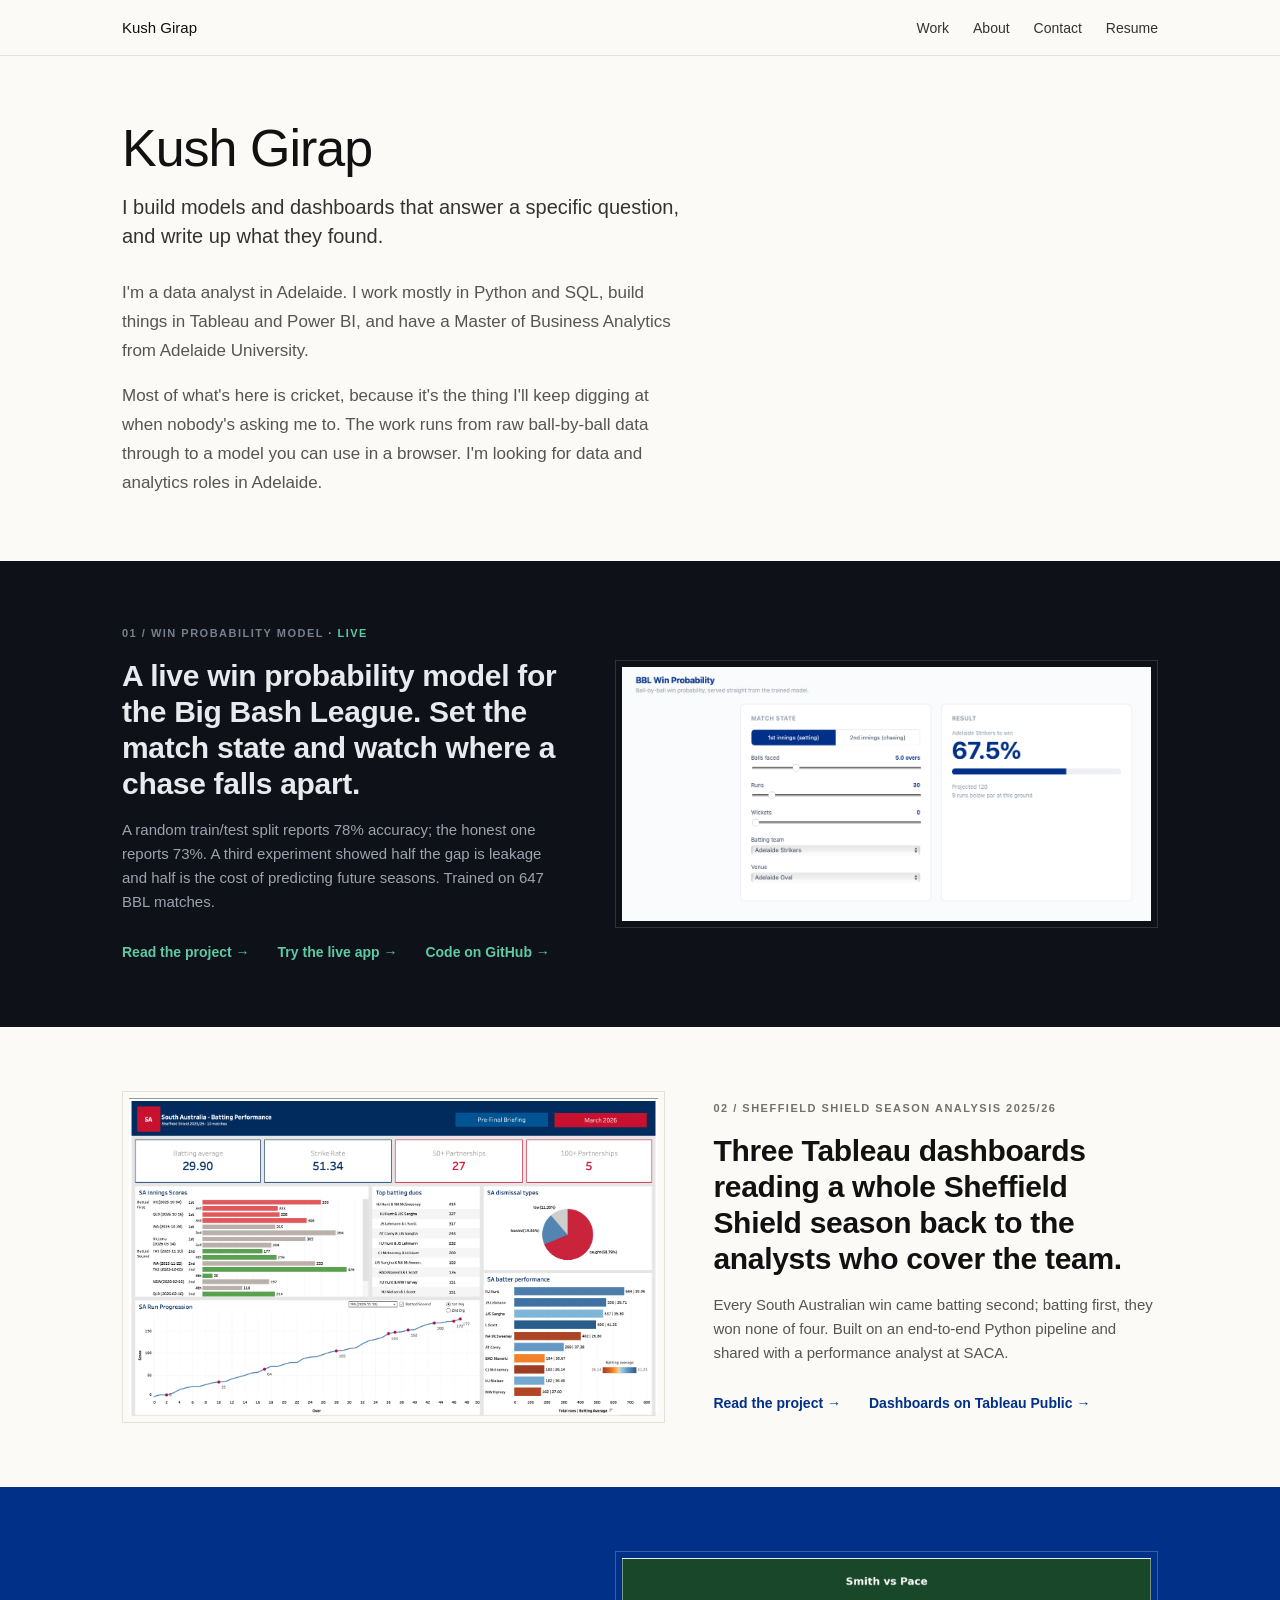
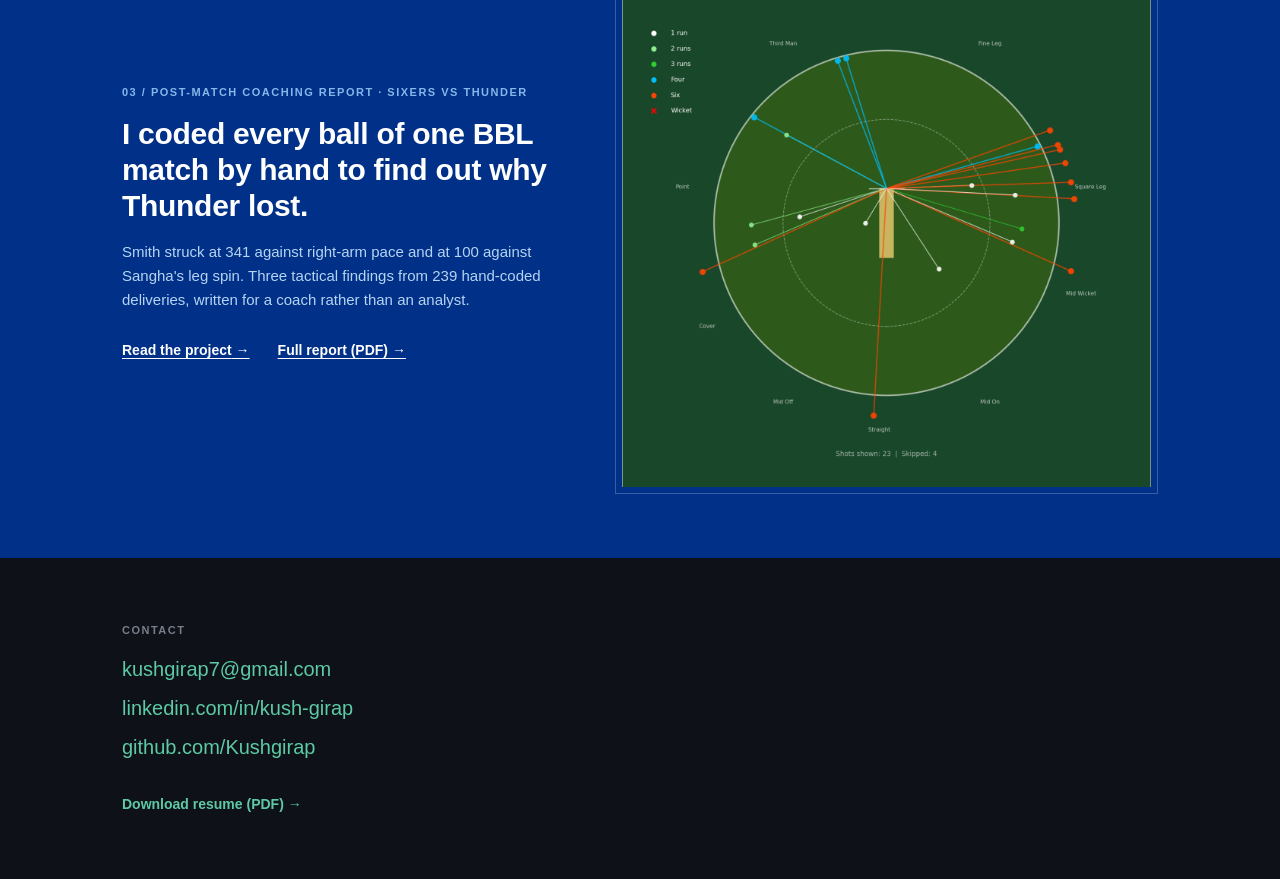
<file: index.html>
<!doctype html>
<html lang="en">
<head>
  <meta charset="utf-8">
  <meta name="viewport" content="width=device-width, initial-scale=1">
  <title>Kush Girap · Data &amp; Analytics</title>
  <meta name="description" content="Kush Girap, data analyst in Adelaide. Master of Business Analytics (Adelaide University). Data and analytics portfolio.">
  <meta property="og:type" content="website">
  <meta property="og:site_name" content="Kush Girap">
  <meta property="og:url" content="https://kushgirap.github.io/">
  <meta property="og:title" content="Kush Girap · Data &amp; Analytics">
  <meta property="og:description" content="Kush Girap, data analyst in Adelaide. Master of Business Analytics (Adelaide University). Data and analytics portfolio.">
  <meta property="og:image" content="https://kushgirap.github.io/og-image.png">
  <meta property="og:image:width" content="1200">
  <meta property="og:image:height" content="630">
  <meta property="og:image:alt" content="Kush Girap, data analyst, Adelaide">
  <meta name="twitter:card" content="summary_large_image">
  <meta name="twitter:title" content="Kush Girap · Data &amp; Analytics">
  <meta name="twitter:description" content="Kush Girap, data analyst in Adelaide. Master of Business Analytics (Adelaide University). Data and analytics portfolio.">
  <meta name="twitter:image" content="https://kushgirap.github.io/og-image.png">
  <meta name="twitter:image:alt" content="Kush Girap, data analyst, Adelaide">
  <link rel="stylesheet" href="css/style.css">
</head>
<body id="top">

<nav class="site-nav" aria-label="Main">
  <div class="container">
    <a class="nav-name" href="#top">Kush Girap</a>
    <ul class="nav-links">
      <li class="nav-section"><a href="#work">Work</a></li>
      <li class="nav-section"><a href="#about">About</a></li>
      <li class="nav-section"><a href="#contact">Contact</a></li>
      <li><a href="resume.pdf" target="_blank" rel="noopener">Resume</a></li>
    </ul>
  </div>
</nav>

<main>

  <section class="band band-cream intro" id="about">
    <div class="container">
      <h1 class="name">Kush Girap</h1>
      <p class="position">I build models and dashboards that answer a specific question, and write up what they found.</p>
      <div class="bio">
        <p>
          I'm a data analyst in Adelaide. I work mostly in Python and SQL, build things in
          Tableau and Power BI, and have a Master of Business Analytics from Adelaide
          University.
        </p>
        <p>
          Most of what's here is cricket, because it's the thing I'll keep digging at when
          nobody's asking me to. The work runs from raw ball-by-ball data through to a model
          you can use in a browser. I'm looking for data and analytics roles in Adelaide.
        </p>
      </div>
    </div>
  </section>

  <div id="work">

  <section class="band band-dark" aria-labelledby="p1">
    <div class="container project">
      <div class="project-text">
        <p class="label">01 / Win probability model<span class="live"> · Live</span></p>
        <h2 class="headline" id="p1">A live win probability model for the Big Bash League. Set the match state and watch where a chase falls apart.</h2>
        <p class="support">
          A random train/test split reports 78% accuracy; the honest one reports 73%. A
          third experiment showed half the gap is leakage and half is the cost of
          predicting future seasons. Trained on 647 BBL matches.
        </p>
        <div class="text-links">
          <a class="text-link" href="projects/bbl-win-probability/">Read the project</a>
          <a class="text-link" href="https://bbl-win-probability.onrender.com">Try the live app</a>
          <a class="text-link" href="https://github.com/Kushgirap/bbl-win-probability">Code on GitHub</a>
        </div>
      </div>
      <figure class="shot">
        <img src="images/bbl-win-probability.png" width="2476" height="1190"
             alt="BBL win probability app showing match state sliders and a 67.5% win probability for Adelaide Strikers">
      </figure>
    </div>
  </section>

  <section class="band band-cream" aria-labelledby="p2">
    <div class="container project project-reverse">
      <div class="project-text">
        <p class="label">02 / Sheffield Shield season analysis 2025/26</p>
        <h2 class="headline" id="p2">Three Tableau dashboards reading a whole Sheffield Shield season back to the analysts who cover the team.</h2>
        <p class="support">
          Every South Australian win came batting second; batting first, they won none of
          four. Built on an end-to-end Python pipeline and shared with a performance
          analyst at SACA.
        </p>
        <div class="text-links">
          <a class="text-link" href="projects/sheffield-shield-2025-26/">Read the project</a>
          <a class="text-link" href="https://public.tableau.com/app/profile/kush.girap/viz/SASheffieldShield202526-SeasonOverview/Matchresultsoverview">Dashboards on Tableau Public</a>
        </div>
      </div>
      <figure class="shot">
        <img src="images/sheffield-shield-dashboard.png" width="2940" height="1766"
             alt="Tableau dashboard of South Australia batting performance in the 2025/26 Sheffield Shield">
      </figure>
    </div>
  </section>

  <section class="band band-navy" aria-labelledby="p3">
    <div class="container project">
      <div class="project-text">
        <p class="label">03 / Post-match coaching report · Sixers vs Thunder</p>
        <h2 class="headline" id="p3">I coded every ball of one BBL match by hand to find out why Thunder lost.</h2>
        <p class="support">
          Smith struck at 341 against right-arm pace and at 100 against Sangha's leg spin.
          Three tactical findings from 239 hand-coded deliveries, written for a coach rather
          than an analyst.
        </p>
        <div class="text-links">
          <a class="text-link" href="projects/sixers-vs-thunder-coaching-report/">Read the project</a>
          <a class="text-link" href="sixers-vs-thunder-coaching-report.pdf">Full report (PDF)</a>
        </div>
      </div>
      <figure class="shot shot-narrow">
        <img src="images/sixers-thunder-wagon-wheel.png" width="1392" height="1392"
             alt="Wagon wheel chart of Steve Smith's shots against pace bowling">
      </figure>
    </div>
  </section>

  </div>

  <section class="band band-dark contact" id="contact" aria-labelledby="contact-label">
    <div class="container">
      <h2 class="label" id="contact-label">Contact</h2>
      <ul class="contact-links">
        <li><a href="mailto:kushgirap7@gmail.com">kushgirap7@gmail.com</a></li>
        <li><a href="https://www.linkedin.com/in/kush-girap-a36b3a230">linkedin.com/in/kush-girap</a></li>
        <li><a href="https://github.com/Kushgirap">github.com/Kushgirap</a></li>
      </ul>
      <div class="text-links">
        <a class="text-link" href="resume.pdf" download="Kush-Girap-Resume.pdf">Download resume (PDF)</a>
      </div>
    </div>
  </section>

</main>

</body>
</html>
</file>
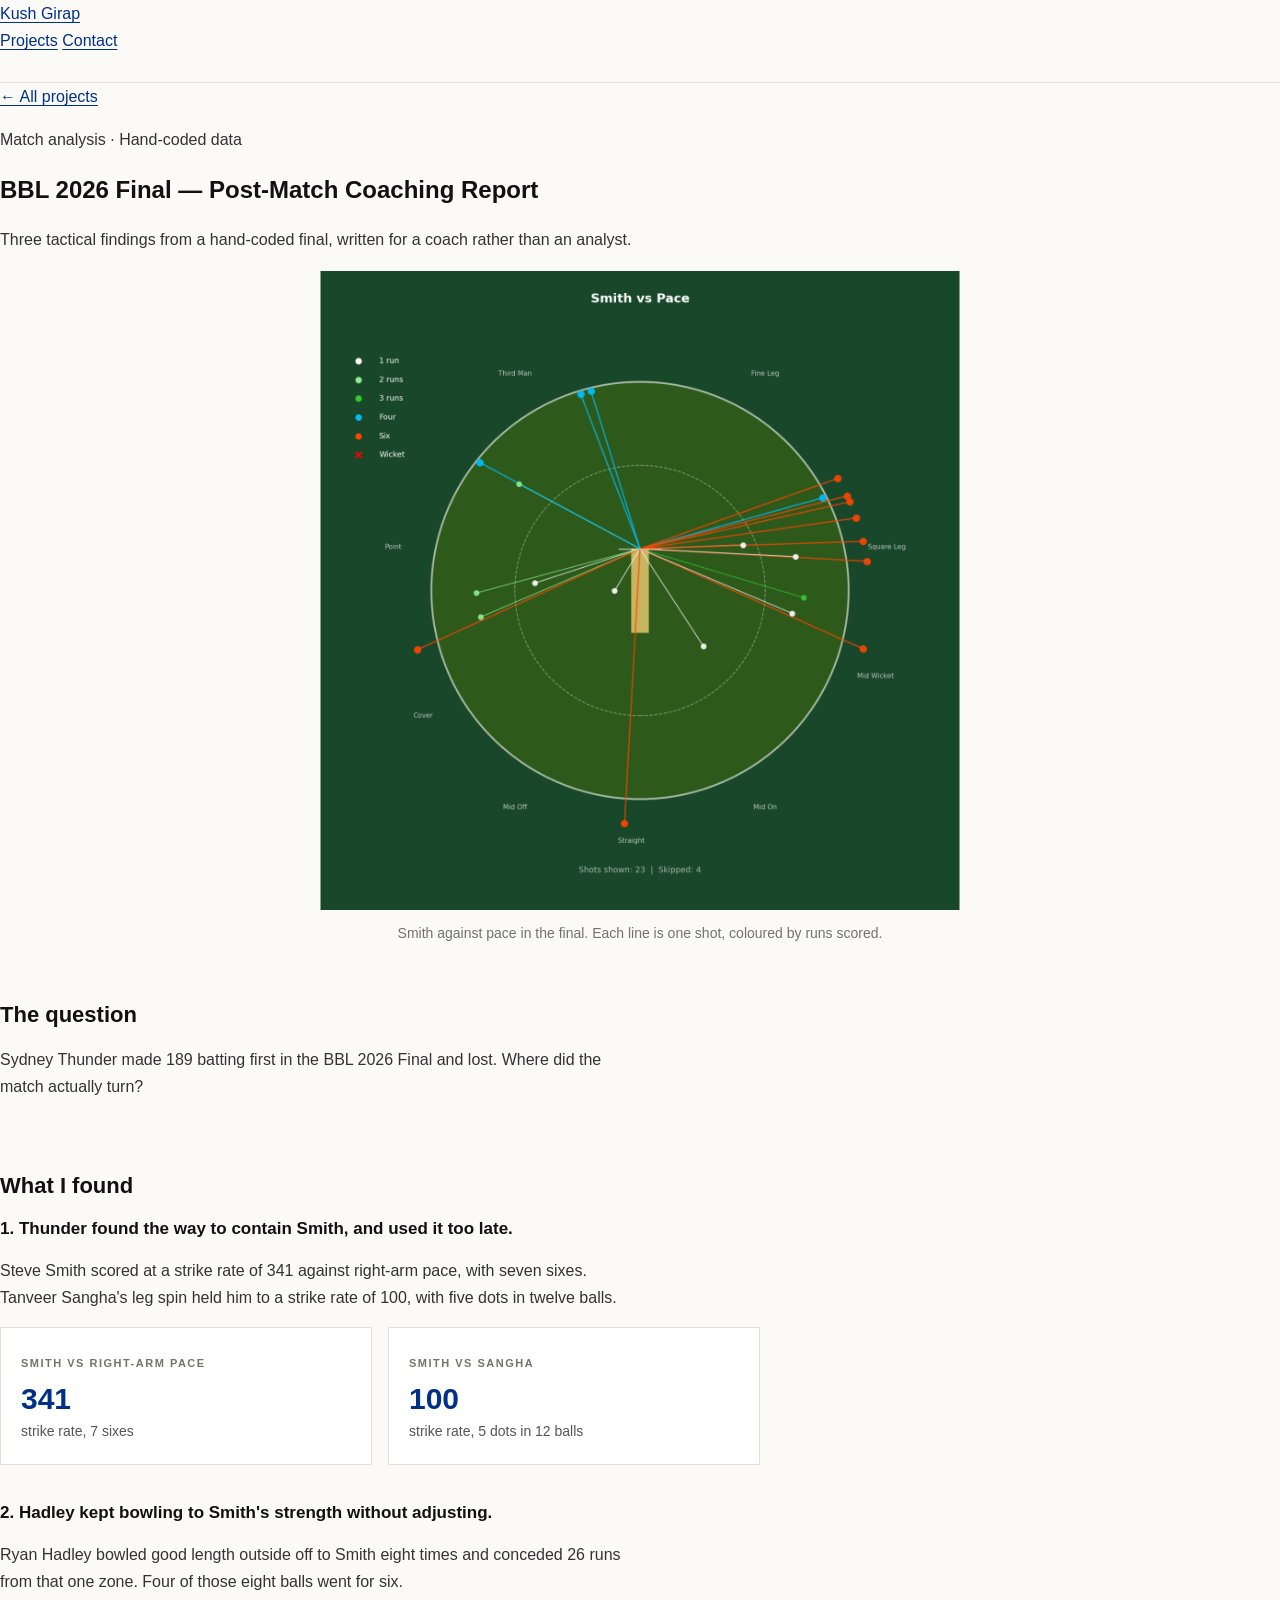
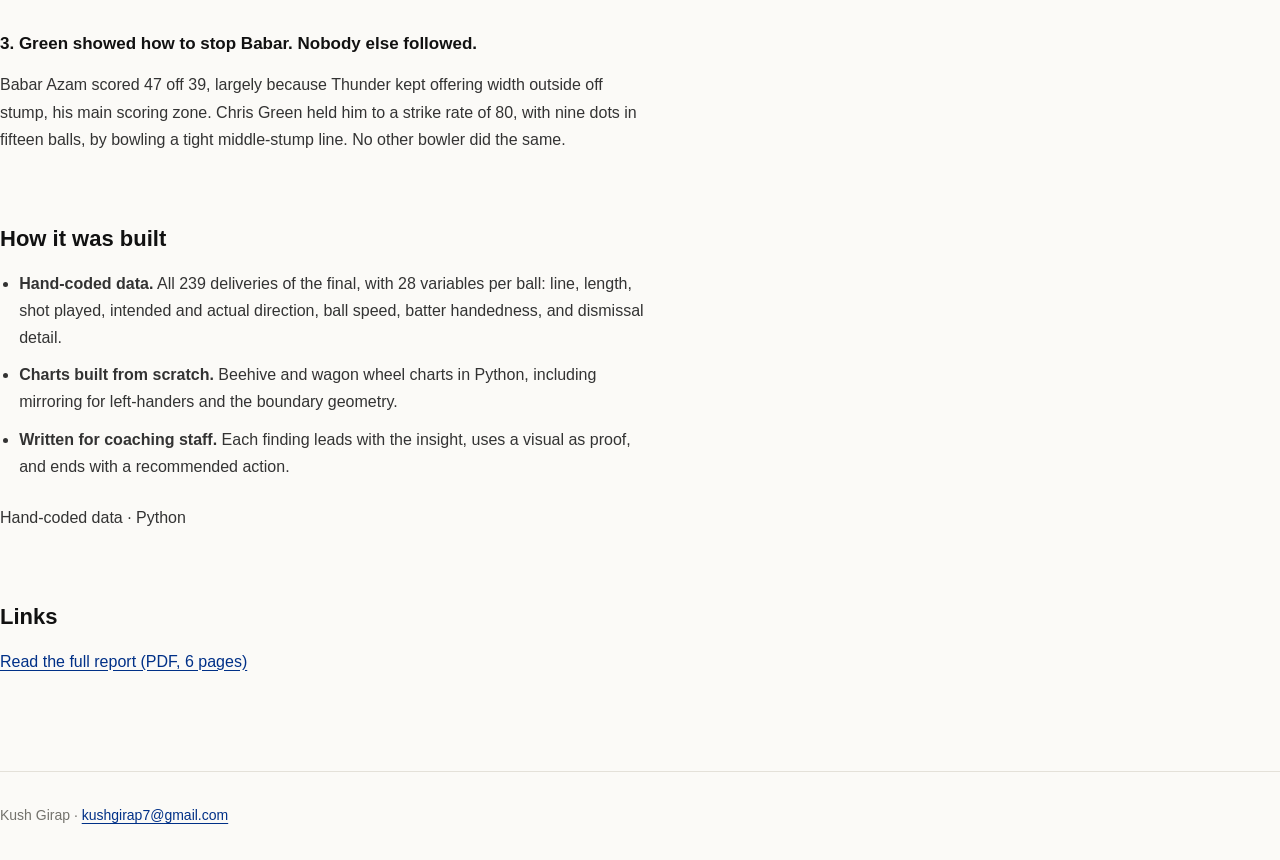
<file: projects/bbl-2026-final-report/index.html>
<!doctype html>
<html lang="en">
<head>
  <meta charset="utf-8">
  <meta name="viewport" content="width=device-width, initial-scale=1">
  <title>BBL 2026 Final — Post-Match Coaching Report — Kush Girap</title>
  <meta name="description" content="Three tactical findings from a hand-coded BBL 2026 Final, written for a coach rather than an analyst.">
  <link rel="stylesheet" href="../../css/style.css">
</head>
<body>

<header class="site-header">
  <div class="wrap">
    <a class="site-name" href="../../">Kush Girap</a>
    <nav class="site-nav" aria-label="Main">
      <a href="../../#projects">Projects</a>
      <a href="../../#contact">Contact</a>
    </nav>
  </div>
</header>

<main class="wrap">

  <a class="back" href="../../#projects">← All projects</a>

  <section class="project-head">
    <p class="eyebrow">Match analysis · Hand-coded data</p>
    <h1>BBL 2026 Final — Post-Match Coaching Report</h1>
    <p class="lede">
      Three tactical findings from a hand-coded final, written for a coach rather than
      an analyst.
    </p>
  </section>

  <figure class="hero" style="margin:0 auto; max-width:640px">
    <img src="../../images/bbl-final-wagon-wheel.png" width="1392" height="1392"
         alt="Wagon wheel titled Smith vs Pace: 23 shots drawn from the crease, coloured by runs scored, with most sixes on one side of the ground">
  </figure>
  <p class="figure-caption" style="text-align:center">Smith against pace in the final. Each line is one shot, coloured by runs scored.</p>

  <section class="block">
    <h2>The question</h2>
    <p>
      Sydney Thunder made 189 batting first in the BBL 2026 Final and lost. Where did
      the match actually turn?
    </p>
  </section>

  <section class="block">
    <h2>What I found</h2>

    <div class="finding">
      <h3>1. Thunder found the way to contain Smith, and used it too late.</h3>
      <p>
        Steve Smith scored at a strike rate of 341 against right-arm pace, with seven
        sixes. Tanveer Sangha's leg spin held him to a strike rate of 100, with five dots
        in twelve balls.
      </p>
      <div class="metrics">
        <div class="metric">
          <span class="metric-label">Smith vs right-arm pace</span>
          <span class="metric-value">341</span>
          <span class="metric-note">strike rate, 7 sixes</span>
        </div>
        <div class="metric">
          <span class="metric-label">Smith vs Sangha</span>
          <span class="metric-value">100</span>
          <span class="metric-note">strike rate, 5 dots in 12 balls</span>
        </div>
      </div>
    </div>

    <div class="finding">
      <h3>2. Hadley kept bowling to Smith's strength without adjusting.</h3>
      <p>
        Ryan Hadley bowled good length outside off to Smith eight times and conceded 26
        runs from that one zone. Four of those eight balls went for six.
      </p>
    </div>

    <div class="finding">
      <h3>3. Green showed how to stop Babar. Nobody else followed.</h3>
      <p>
        Babar Azam scored 47 off 39, largely because Thunder kept offering width outside
        off stump, his main scoring zone. Chris Green held him to a strike rate of 80,
        with nine dots in fifteen balls, by bowling a tight middle-stump line. No other
        bowler did the same.
      </p>
    </div>
  </section>

  <section class="block">
    <h2>How it was built</h2>
    <ul>
      <li>
        <strong>Hand-coded data.</strong> All 239 deliveries of the final, with 28
        variables per ball: line, length, shot played, intended and actual direction,
        ball speed, batter handedness, and dismissal detail.
      </li>
      <li>
        <strong>Charts built from scratch.</strong> Beehive and wagon wheel charts in
        Python, including mirroring for left-handers and the boundary geometry.
      </li>
      <li>
        <strong>Written for coaching staff.</strong> Each finding leads with the insight,
        uses a visual as proof, and ends with a recommended action.
      </li>
    </ul>
    <p class="eyebrow" style="margin-top:24px">Hand-coded data · Python</p>
  </section>

  <section class="block">
    <h2>Links</h2>
    <div class="links">
      <a class="button" href="../../bbl-2026-final-report.pdf">Read the full report (PDF, 6 pages)</a>
    </div>
  </section>

</main>

<footer class="site-footer">
  <div class="wrap">Kush Girap · <a href="mailto:kushgirap7@gmail.com">kushgirap7@gmail.com</a></div>
</footer>

</body>
</html>
</file>
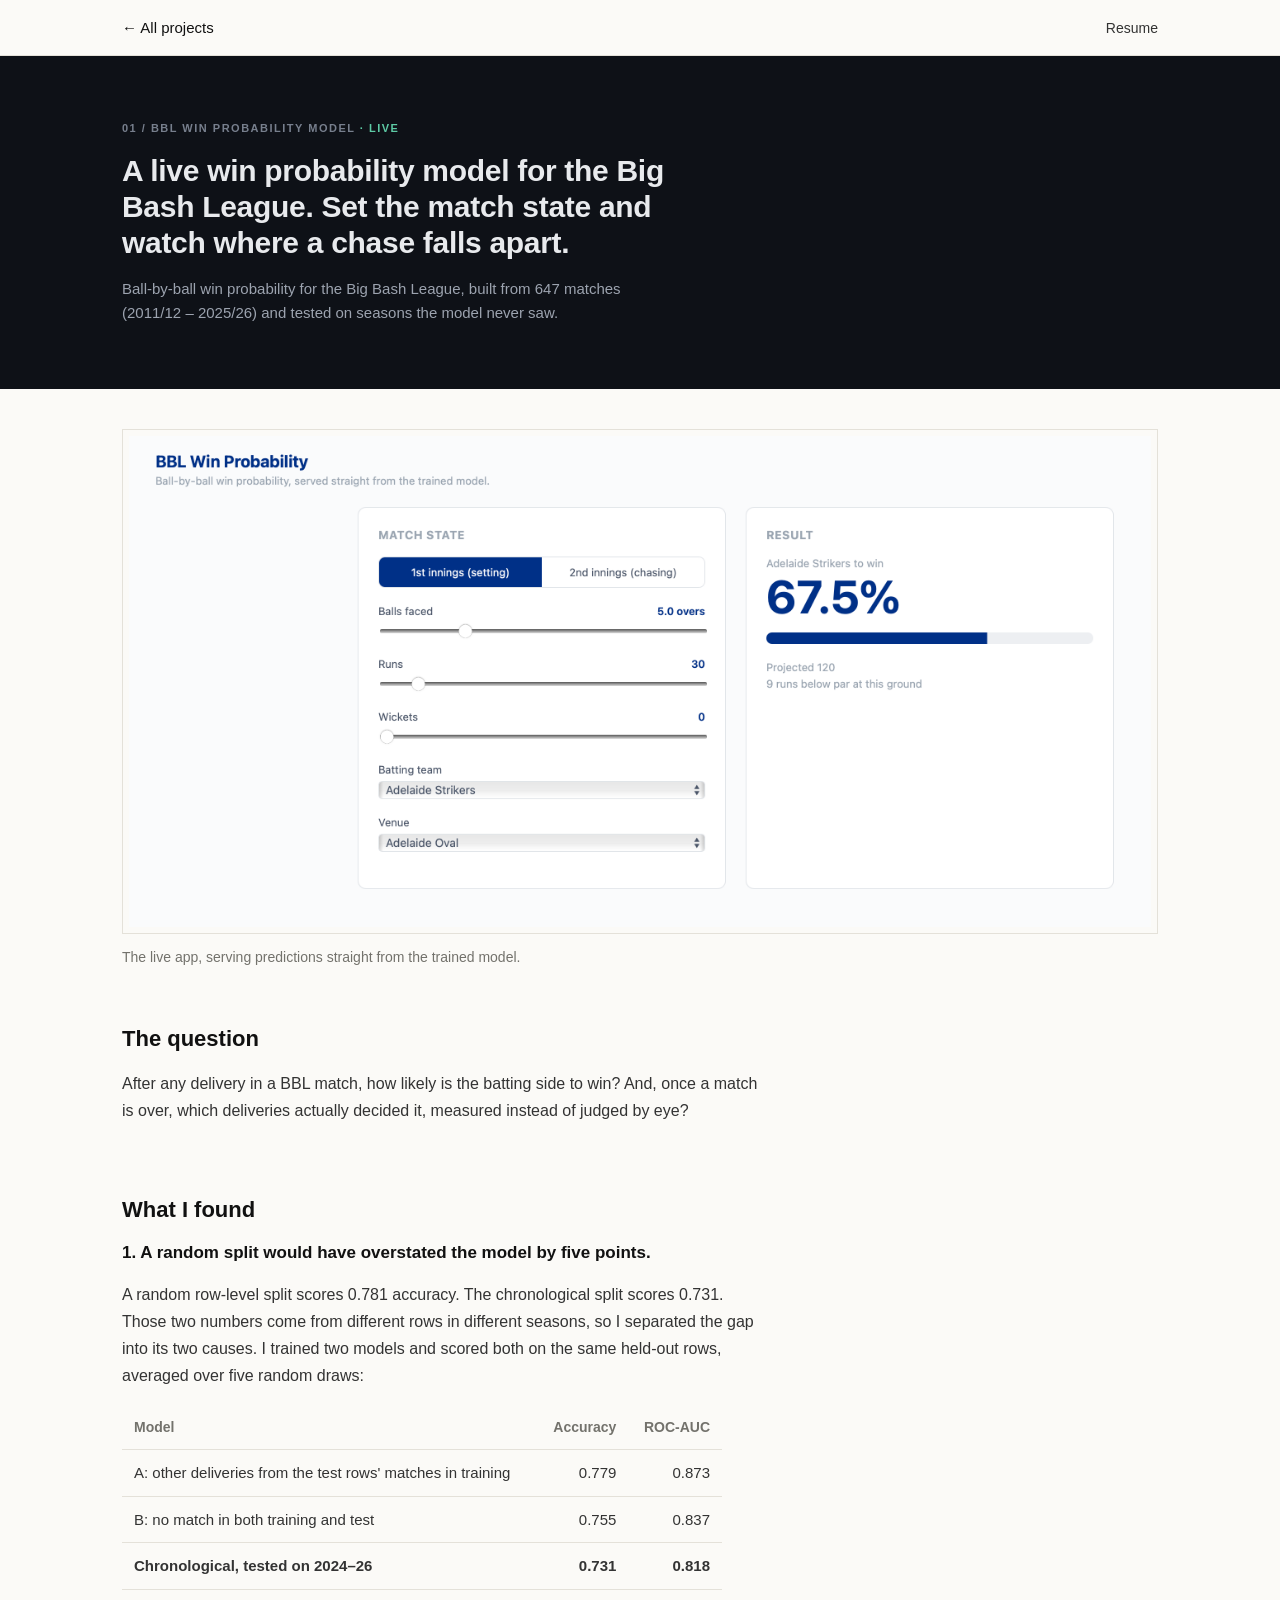
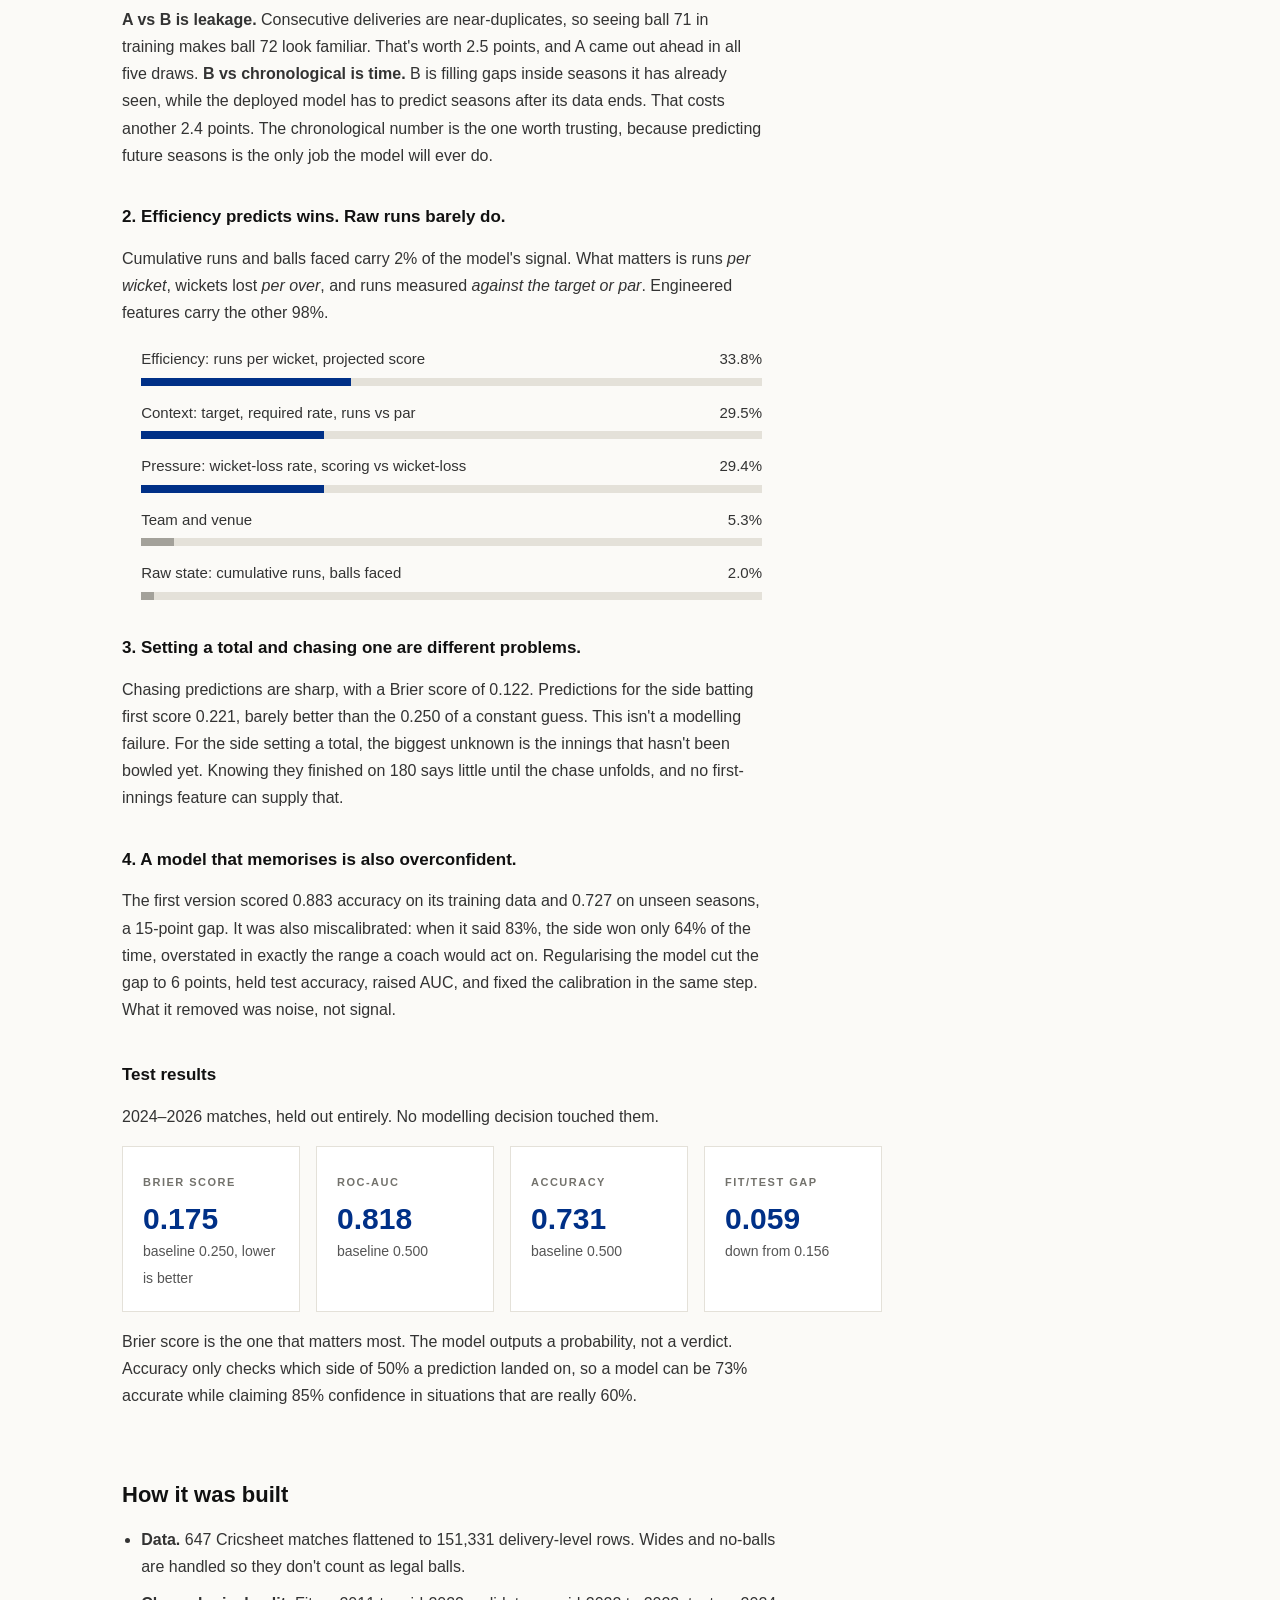
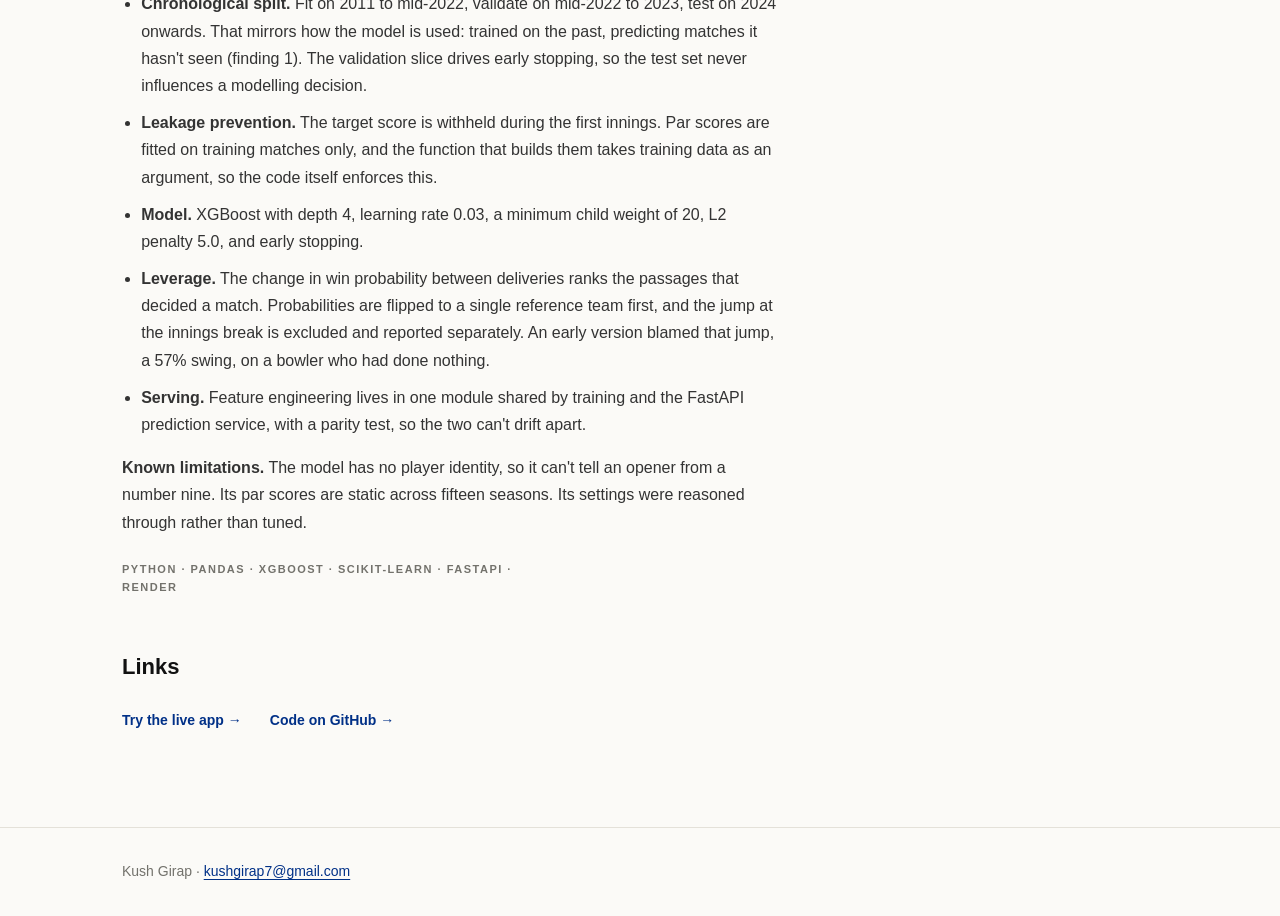
<file: projects/bbl-win-probability/index.html>
<!doctype html>
<html lang="en">
<head>
  <meta charset="utf-8">
  <meta name="viewport" content="width=device-width, initial-scale=1">
  <title>BBL Win Probability Model · Kush Girap</title>
  <meta name="description" content="Ball-by-ball win probability for the Big Bash League, trained on 647 matches and tested on seasons the model never saw.">
  <meta property="og:type" content="website">
  <meta property="og:site_name" content="Kush Girap">
  <meta property="og:url" content="https://kushgirap.github.io/projects/bbl-win-probability/">
  <meta property="og:title" content="BBL Win Probability Model">
  <meta property="og:description" content="Ball-by-ball win probability for the Big Bash League, trained on 647 matches and tested on seasons the model never saw.">
  <meta property="og:image" content="https://kushgirap.github.io/og-image.png">
  <meta property="og:image:width" content="1200">
  <meta property="og:image:height" content="630">
  <meta property="og:image:alt" content="Kush Girap, data analyst, Adelaide">
  <meta name="twitter:card" content="summary_large_image">
  <meta name="twitter:title" content="BBL Win Probability Model">
  <meta name="twitter:description" content="Ball-by-ball win probability for the Big Bash League, trained on 647 matches and tested on seasons the model never saw.">
  <meta name="twitter:image" content="https://kushgirap.github.io/og-image.png">
  <meta name="twitter:image:alt" content="Kush Girap, data analyst, Adelaide">
  <link rel="stylesheet" href="../../css/style.css">
</head>
<body>

<nav class="site-nav" aria-label="Main">
  <div class="container">
    <a class="nav-name nav-back" href="../../">All projects</a>
    <ul class="nav-links">
      <li><a href="../../resume.pdf" target="_blank" rel="noopener">Resume</a></li>
    </ul>
  </div>
</nav>

<header class="band band-dark detail-head">
  <div class="container">
    <p class="label">01 / BBL win probability model<span class="live"> · Live</span></p>
    <h1 class="headline">A live win probability model for the Big Bash League. Set the match state and watch where a chase falls apart.</h1>
    <p class="support">
      Ball-by-ball win probability for the Big Bash League, built from 647 matches
      (2011/12 – 2025/26) and tested on seasons the model never saw.
    </p>
  </div>
</header>

<main class="container">

  <figure class="shot">
    <img src="../../images/bbl-win-probability.png" width="2476" height="1190"
         alt="The live app: match state sliders on the left, a 67.5% win probability for Adelaide Strikers on the right">
  </figure>
  <p class="figure-caption">The live app, serving predictions straight from the trained model.</p>

  <section class="block">
    <h2>The question</h2>
    <p>
      After any delivery in a BBL match, how likely is the batting side to win? And,
      once a match is over, which deliveries actually decided it, measured instead of
      judged by eye?
    </p>
  </section>

  <section class="block">
    <h2>What I found</h2>

    <div class="finding">
      <h3>1. A random split would have overstated the model by five points.</h3>
      <p>
        A random row-level split scores 0.781 accuracy. The chronological split scores
        0.731. Those two numbers come from different rows in different seasons, so I
        separated the gap into its two causes. I trained two models and scored both on
        the same held-out rows, averaged over five random draws:
      </p>
      <div class="table-scroll">
        <table>
          <thead>
            <tr><th>Model</th><th class="num">Accuracy</th><th class="num">ROC-AUC</th></tr>
          </thead>
          <tbody>
            <tr><td>A: other deliveries from the test rows' matches in training</td><td class="num">0.779</td><td class="num">0.873</td></tr>
            <tr><td>B: no match in both training and test</td><td class="num">0.755</td><td class="num">0.837</td></tr>
            <tr><td><strong>Chronological, tested on 2024–26</strong></td><td class="num"><strong>0.731</strong></td><td class="num"><strong>0.818</strong></td></tr>
          </tbody>
        </table>
      </div>
      <p>
        <strong>A vs B is leakage.</strong> Consecutive deliveries are near-duplicates,
        so seeing ball 71 in training makes ball 72 look familiar. That's worth 2.5
        points, and A came out ahead in all five draws. <strong>B vs chronological is
        time.</strong> B is filling gaps inside seasons it has already seen, while the
        deployed model has to predict seasons after its data ends. That costs another
        2.4 points. The chronological number is the one worth trusting, because
        predicting future seasons is the only job the model will ever do.
      </p>
    </div>

    <div class="finding">
      <h3>2. Efficiency predicts wins. Raw runs barely do.</h3>
      <p>
        Cumulative runs and balls faced carry 2% of the model's signal. What matters
        is runs <em>per wicket</em>, wickets lost <em>per over</em>, and runs measured
        <em>against the target or par</em>. Engineered features carry the other 98%.
      </p>
      <ul class="bars" aria-label="Share of model importance by feature group">
        <li>
          <div class="bar-label"><span>Efficiency: runs per wicket, projected score</span><span>33.8%</span></div>
          <div class="bar-track"><div class="bar-fill" style="width:33.8%"></div></div>
        </li>
        <li>
          <div class="bar-label"><span>Context: target, required rate, runs vs par</span><span>29.5%</span></div>
          <div class="bar-track"><div class="bar-fill" style="width:29.5%"></div></div>
        </li>
        <li>
          <div class="bar-label"><span>Pressure: wicket-loss rate, scoring vs wicket-loss</span><span>29.4%</span></div>
          <div class="bar-track"><div class="bar-fill" style="width:29.4%"></div></div>
        </li>
        <li>
          <div class="bar-label"><span>Team and venue</span><span>5.3%</span></div>
          <div class="bar-track"><div class="bar-fill muted" style="width:5.3%"></div></div>
        </li>
        <li>
          <div class="bar-label"><span>Raw state: cumulative runs, balls faced</span><span>2.0%</span></div>
          <div class="bar-track"><div class="bar-fill muted" style="width:2%"></div></div>
        </li>
      </ul>
    </div>

    <div class="finding">
      <h3>3. Setting a total and chasing one are different problems.</h3>
      <p>
        Chasing predictions are sharp, with a Brier score of 0.122. Predictions for the
        side batting first score 0.221, barely better than the 0.250 of a constant guess.
        This isn't a modelling failure. For the side setting a total, the biggest
        unknown is the innings that hasn't been bowled yet. Knowing they finished on 180
        says little until the chase unfolds, and no first-innings feature can supply that.
      </p>
    </div>

    <div class="finding">
      <h3>4. A model that memorises is also overconfident.</h3>
      <p>
        The first version scored 0.883 accuracy on its training data and 0.727 on unseen
        seasons, a 15-point gap. It was also miscalibrated: when it said 83%, the side
        won only 64% of the time, overstated in exactly the range a coach would act on.
        Regularising the model cut the gap to 6 points, held test accuracy, raised AUC,
        and fixed the calibration in the same step. What it removed was noise, not signal.
      </p>
    </div>

    <h3 style="margin-top:40px">Test results</h3>
    <p>2024–2026 matches, held out entirely. No modelling decision touched them.</p>
    <div class="metrics">
      <div class="metric">
        <span class="metric-label">Brier score</span>
        <span class="metric-value">0.175</span>
        <span class="metric-note">baseline 0.250, lower is better</span>
      </div>
      <div class="metric">
        <span class="metric-label">ROC-AUC</span>
        <span class="metric-value">0.818</span>
        <span class="metric-note">baseline 0.500</span>
      </div>
      <div class="metric">
        <span class="metric-label">Accuracy</span>
        <span class="metric-value">0.731</span>
        <span class="metric-note">baseline 0.500</span>
      </div>
      <div class="metric">
        <span class="metric-label">Fit/test gap</span>
        <span class="metric-value">0.059</span>
        <span class="metric-note">down from 0.156</span>
      </div>
    </div>
    <p>
      Brier score is the one that matters most. The model outputs a probability, not a
      verdict. Accuracy only checks which side of 50% a prediction landed on, so a model
      can be 73% accurate while claiming 85% confidence in situations that are really 60%.
    </p>
  </section>

  <section class="block">
    <h2>How it was built</h2>
    <ul>
      <li>
        <strong>Data.</strong> 647 Cricsheet matches flattened to 151,331 delivery-level
        rows. Wides and no-balls are handled so they don't count as legal balls.
      </li>
      <li>
        <strong>Chronological split.</strong> Fit on 2011 to mid-2022, validate on
        mid-2022 to 2023, test on 2024 onwards. That mirrors how the model is used:
        trained on the past, predicting matches it hasn't seen (finding 1). The validation
        slice drives early stopping, so the test set never influences a modelling decision.
      </li>
      <li>
        <strong>Leakage prevention.</strong> The target score is withheld during the first
        innings. Par scores are fitted on training matches only, and the function that
        builds them takes training data as an argument, so the code itself enforces this.
      </li>
      <li>
        <strong>Model.</strong> XGBoost with depth 4, learning rate 0.03, a minimum child
        weight of 20, L2 penalty 5.0, and early stopping.
      </li>
      <li>
        <strong>Leverage.</strong> The change in win probability between deliveries ranks
        the passages that decided a match. Probabilities are flipped to a single reference
        team first, and the jump at the innings break is excluded and reported separately.
        An early version blamed that jump, a 57% swing, on a bowler who had done nothing.
      </li>
      <li>
        <strong>Serving.</strong> Feature engineering lives in one module shared by
        training and the FastAPI prediction service, with a parity test, so the two
        can't drift apart.
      </li>
    </ul>
    <p><strong>Known limitations.</strong> The model has no player identity, so it can't tell
      an opener from a number nine. Its par scores are static across fifteen seasons. Its
      settings were reasoned through rather than tuned.</p>
    <p class="stack">Python · pandas · XGBoost · scikit-learn · FastAPI · Render</p>
  </section>

  <section class="block">
    <h2>Links</h2>
    <div class="text-links">
      <a class="text-link" href="https://bbl-win-probability.onrender.com">Try the live app</a>
      <a class="text-link" href="https://github.com/Kushgirap/bbl-win-probability">Code on GitHub</a>
    </div>
  </section>

</main>

<footer class="site-footer">
  <div class="container">Kush Girap · <a href="mailto:kushgirap7@gmail.com">kushgirap7@gmail.com</a></div>
</footer>

</body>
</html>
</file>
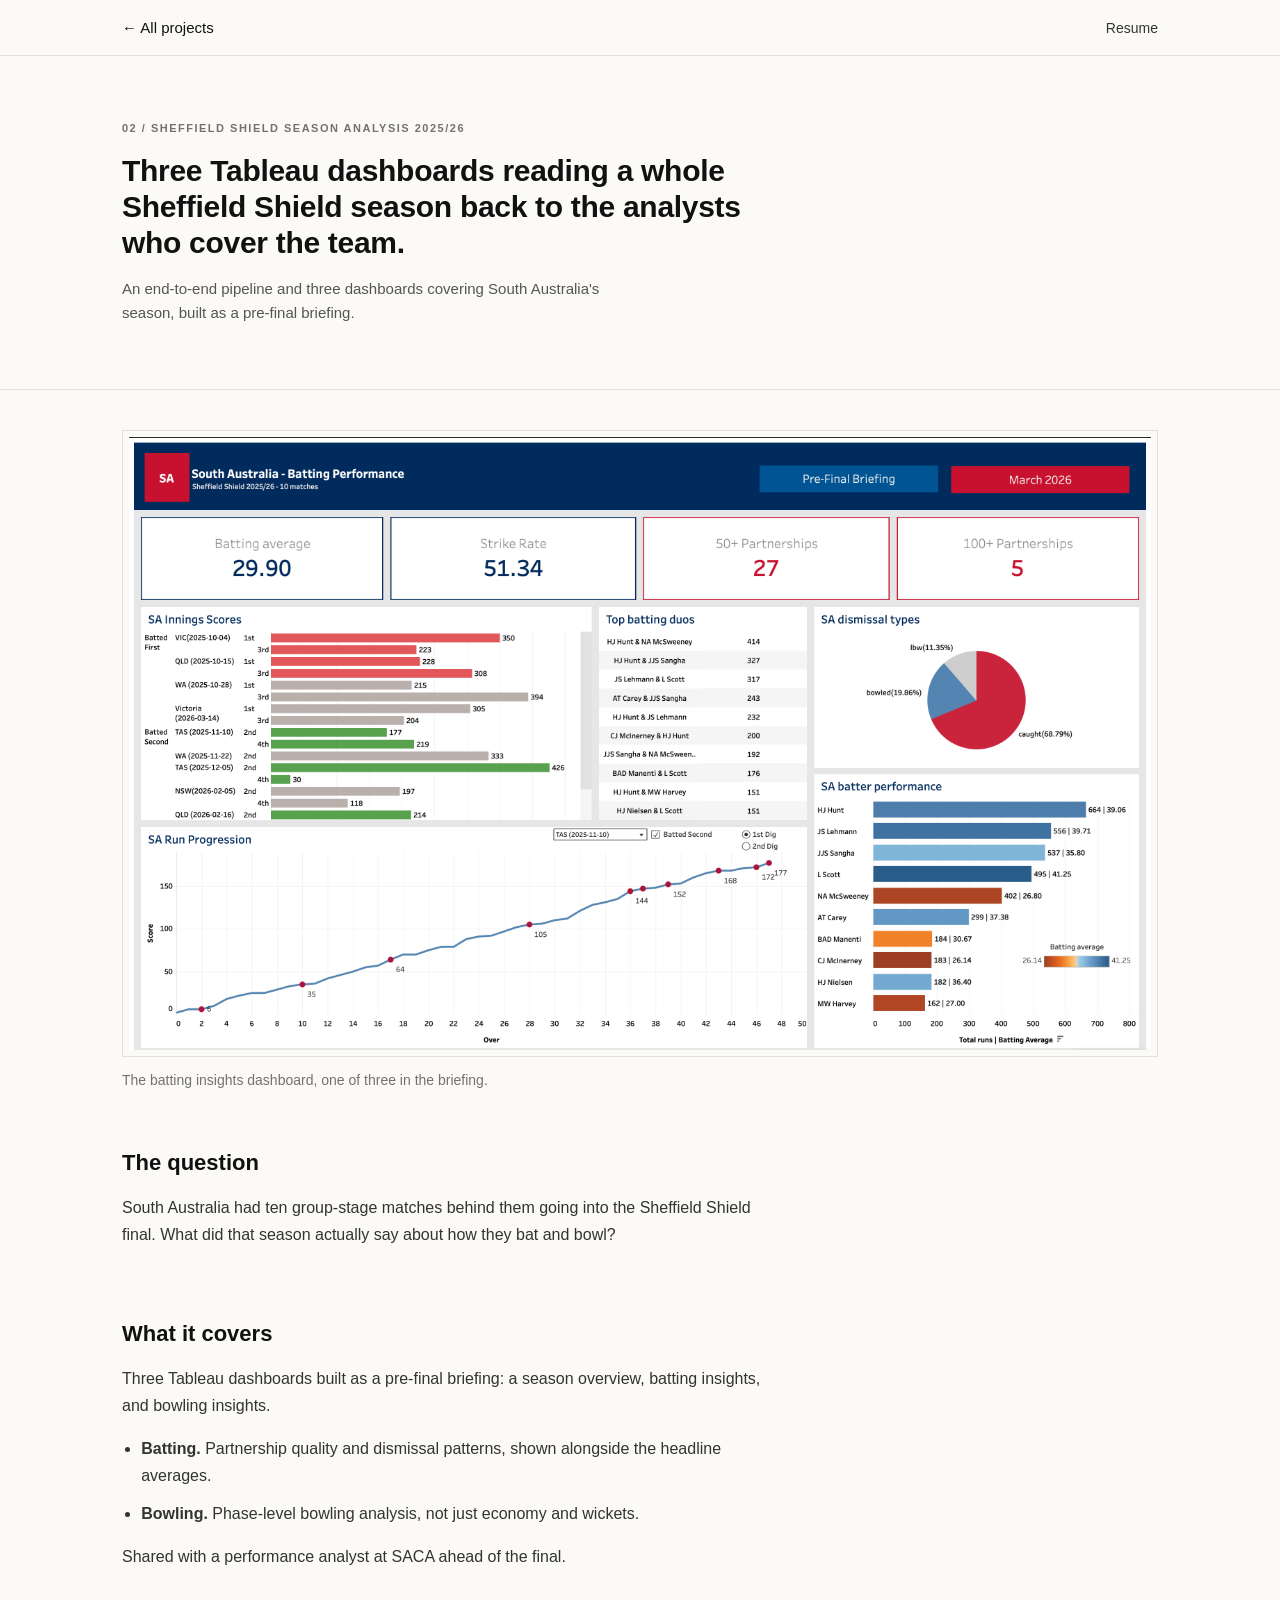
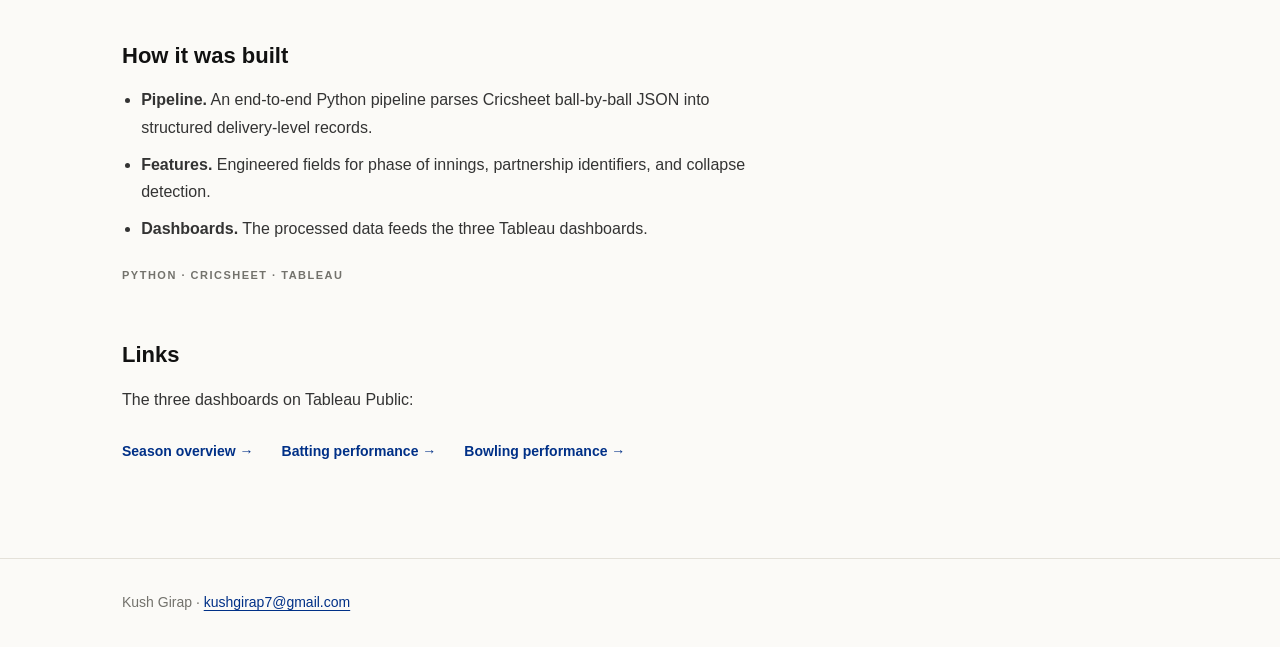
<file: projects/sheffield-shield-2025-26/index.html>
<!doctype html>
<html lang="en">
<head>
  <meta charset="utf-8">
  <meta name="viewport" content="width=device-width, initial-scale=1">
  <title>Sheffield Shield Season Analysis 2025/26 · Kush Girap</title>
  <meta name="description" content="An end-to-end pipeline and three Tableau dashboards covering South Australia's 2025/26 Sheffield Shield season, built as a pre-final briefing.">
  <meta property="og:type" content="website">
  <meta property="og:site_name" content="Kush Girap">
  <meta property="og:url" content="https://kushgirap.github.io/projects/sheffield-shield-2025-26/">
  <meta property="og:title" content="Sheffield Shield Season Analysis 2025/26">
  <meta property="og:description" content="An end-to-end pipeline and three Tableau dashboards covering South Australia's 2025/26 Sheffield Shield season, built as a pre-final briefing.">
  <meta property="og:image" content="https://kushgirap.github.io/og-image.png">
  <meta property="og:image:width" content="1200">
  <meta property="og:image:height" content="630">
  <meta property="og:image:alt" content="Kush Girap, data analyst, Adelaide">
  <meta name="twitter:card" content="summary_large_image">
  <meta name="twitter:title" content="Sheffield Shield Season Analysis 2025/26">
  <meta name="twitter:description" content="An end-to-end pipeline and three Tableau dashboards covering South Australia's 2025/26 Sheffield Shield season, built as a pre-final briefing.">
  <meta name="twitter:image" content="https://kushgirap.github.io/og-image.png">
  <meta name="twitter:image:alt" content="Kush Girap, data analyst, Adelaide">
  <link rel="stylesheet" href="../../css/style.css">
</head>
<body>

<nav class="site-nav" aria-label="Main">
  <div class="container">
    <a class="nav-name nav-back" href="../../">All projects</a>
    <ul class="nav-links">
      <li><a href="../../resume.pdf" target="_blank" rel="noopener">Resume</a></li>
    </ul>
  </div>
</nav>

<header class="band band-cream detail-head">
  <div class="container">
    <p class="label">02 / Sheffield Shield season analysis 2025/26</p>
    <h1 class="headline">Three Tableau dashboards reading a whole Sheffield Shield season back to the analysts who cover the team.</h1>
    <p class="support">
      An end-to-end pipeline and three dashboards covering South Australia's season,
      built as a pre-final briefing.
    </p>
  </div>
</header>

<main class="container">

  <figure class="shot">
    <img src="../../images/sheffield-shield-dashboard.png" width="2940" height="1766"
         alt="Tableau dashboard of South Australia batting performance: batting average, strike rate, partnerships, innings scores, dismissal types and run progression">
  </figure>
  <p class="figure-caption">The batting insights dashboard, one of three in the briefing.</p>

  <section class="block">
    <h2>The question</h2>
    <p>
      South Australia had ten group-stage matches behind them going into the Sheffield
      Shield final. What did that season actually say about how they bat and bowl?
    </p>
  </section>

  <section class="block">
    <h2>What it covers</h2>
    <p>
      Three Tableau dashboards built as a pre-final briefing: a season overview, batting
      insights, and bowling insights.
    </p>
    <ul>
      <li>
        <strong>Batting.</strong> Partnership quality and dismissal patterns, shown
        alongside the headline averages.
      </li>
      <li>
        <strong>Bowling.</strong> Phase-level bowling analysis, not just economy and wickets.
      </li>
    </ul>
    <p>Shared with a performance analyst at SACA ahead of the final.</p>
  </section>

  <section class="block">
    <h2>How it was built</h2>
    <ul>
      <li>
        <strong>Pipeline.</strong> An end-to-end Python pipeline parses Cricsheet
        ball-by-ball JSON into structured delivery-level records.
      </li>
      <li>
        <strong>Features.</strong> Engineered fields for phase of innings, partnership
        identifiers, and collapse detection.
      </li>
      <li>
        <strong>Dashboards.</strong> The processed data feeds the three Tableau dashboards.
      </li>
    </ul>
    <p class="stack">Python · Cricsheet · Tableau</p>
  </section>

  <section class="block">
    <h2>Links</h2>
    <p>The three dashboards on Tableau Public:</p>
    <div class="text-links">
      <a class="text-link" href="https://public.tableau.com/app/profile/kush.girap/viz/SASheffieldShield202526-SeasonOverview/Matchresultsoverview">Season overview</a>
      <a class="text-link" href="https://public.tableau.com/app/profile/kush.girap/viz/SASheffieldShield202526-BattingPerformance/SABattingperformance">Batting performance</a>
      <a class="text-link" href="https://public.tableau.com/app/profile/kush.girap/viz/SASheffieldShield202526-BowlingPerformance/SABowlingperformance">Bowling performance</a>
    </div>
  </section>

</main>

<footer class="site-footer">
  <div class="container">Kush Girap · <a href="mailto:kushgirap7@gmail.com">kushgirap7@gmail.com</a></div>
</footer>

</body>
</html>
</file>
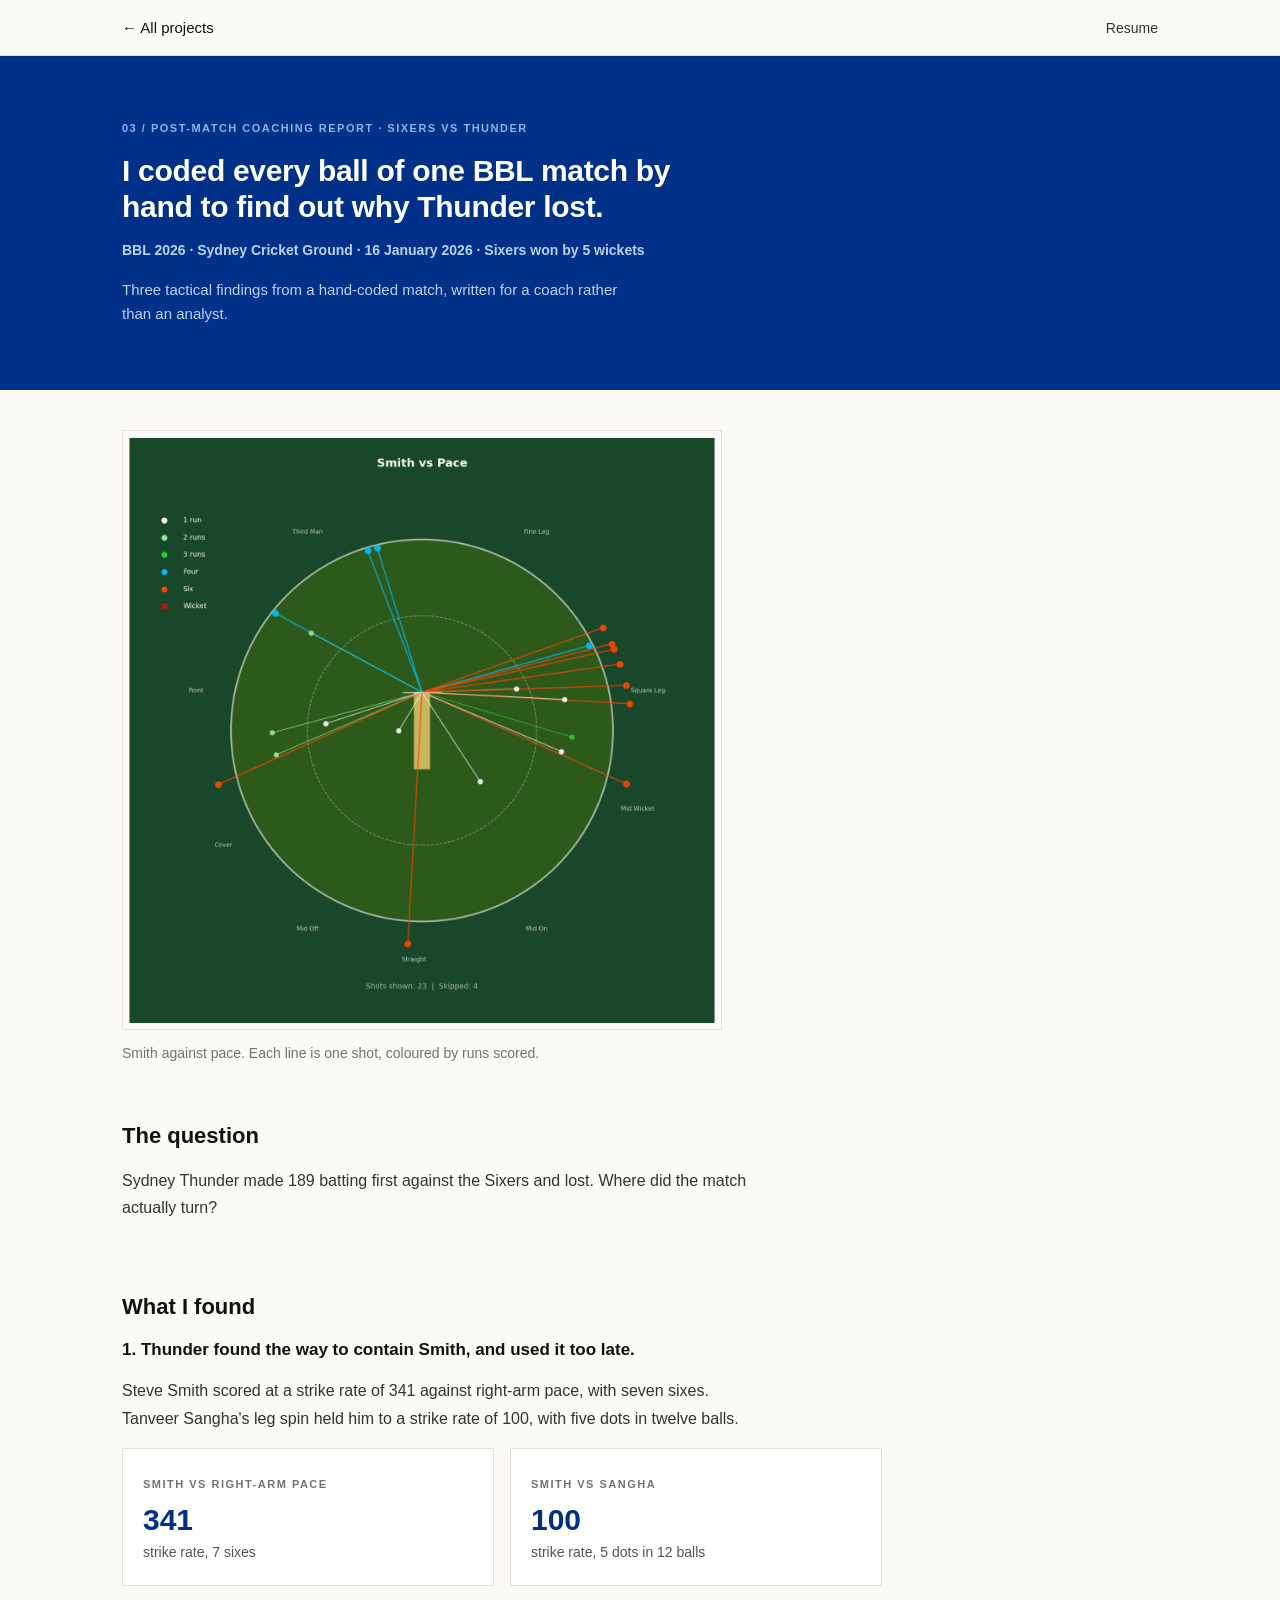
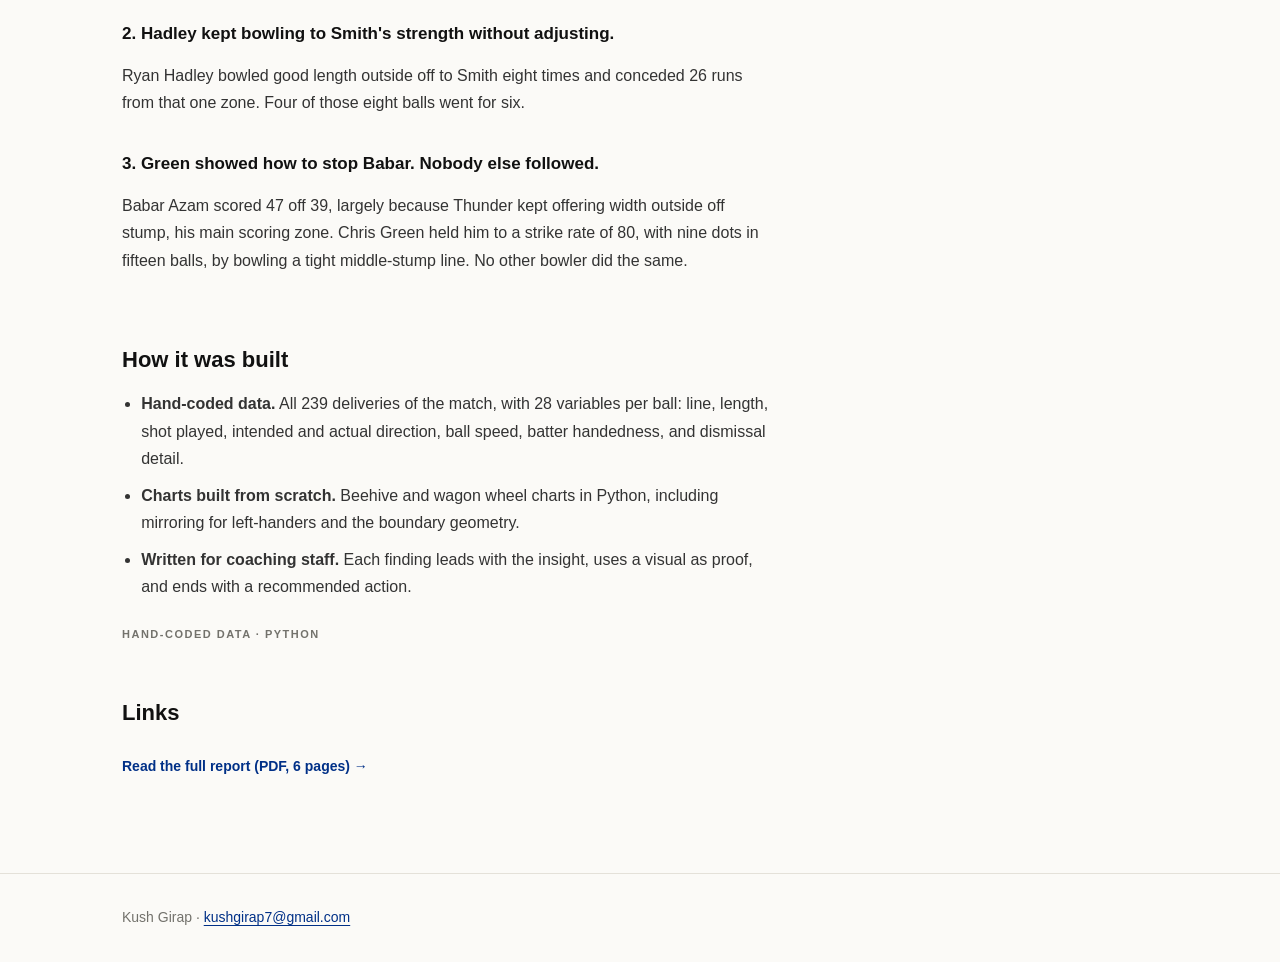
<file: projects/sixers-vs-thunder-coaching-report/index.html>
<!doctype html>
<html lang="en">
<head>
  <meta charset="utf-8">
  <meta name="viewport" content="width=device-width, initial-scale=1">
  <title>Post-Match Coaching Report: Sixers vs Thunder · Kush Girap</title>
  <meta name="description" content="Three tactical findings from a hand-coded BBL 2026 match, Sydney Sixers vs Sydney Thunder, written for a coach rather than an analyst.">
  <meta property="og:type" content="website">
  <meta property="og:site_name" content="Kush Girap">
  <meta property="og:url" content="https://kushgirap.github.io/projects/sixers-vs-thunder-coaching-report/">
  <meta property="og:title" content="Post-Match Coaching Report: Sixers vs Thunder">
  <meta property="og:description" content="Three tactical findings from a hand-coded BBL 2026 match, Sydney Sixers vs Sydney Thunder, written for a coach rather than an analyst.">
  <meta property="og:image" content="https://kushgirap.github.io/og-image.png">
  <meta property="og:image:width" content="1200">
  <meta property="og:image:height" content="630">
  <meta property="og:image:alt" content="Kush Girap, data analyst, Adelaide">
  <meta name="twitter:card" content="summary_large_image">
  <meta name="twitter:title" content="Post-Match Coaching Report: Sixers vs Thunder">
  <meta name="twitter:description" content="Three tactical findings from a hand-coded BBL 2026 match, Sydney Sixers vs Sydney Thunder, written for a coach rather than an analyst.">
  <meta name="twitter:image" content="https://kushgirap.github.io/og-image.png">
  <meta name="twitter:image:alt" content="Kush Girap, data analyst, Adelaide">
  <link rel="stylesheet" href="../../css/style.css">
</head>
<body>

<nav class="site-nav" aria-label="Main">
  <div class="container">
    <a class="nav-name nav-back" href="../../">All projects</a>
    <ul class="nav-links">
      <li><a href="../../resume.pdf" target="_blank" rel="noopener">Resume</a></li>
    </ul>
  </div>
</nav>

<header class="band band-navy detail-head">
  <div class="container">
    <p class="label">03 / Post-match coaching report · Sixers vs Thunder</p>
    <h1 class="headline">I coded every ball of one BBL match by hand to find out why Thunder lost.</h1>
    <p class="dateline">BBL 2026 · Sydney Cricket Ground · 16 January 2026 · Sixers won by 5 wickets</p>
    <p class="support">
      Three tactical findings from a hand-coded match, written for a coach rather than
      an analyst.
    </p>
  </div>
</header>

<main class="container">

  <figure class="shot shot-narrow">
    <img src="../../images/sixers-thunder-wagon-wheel.png" width="1392" height="1392"
         alt="Wagon wheel titled Smith vs Pace: 23 shots drawn from the crease, coloured by runs scored, with most sixes on one side of the ground">
  </figure>
  <p class="figure-caption">Smith against pace. Each line is one shot, coloured by runs scored.</p>

  <section class="block">
    <h2>The question</h2>
    <p>
      Sydney Thunder made 189 batting first against the Sixers and lost. Where did the
      match actually turn?
    </p>
  </section>

  <section class="block">
    <h2>What I found</h2>

    <div class="finding">
      <h3>1. Thunder found the way to contain Smith, and used it too late.</h3>
      <p>
        Steve Smith scored at a strike rate of 341 against right-arm pace, with seven
        sixes. Tanveer Sangha's leg spin held him to a strike rate of 100, with five dots
        in twelve balls.
      </p>
      <div class="metrics">
        <div class="metric">
          <span class="metric-label">Smith vs right-arm pace</span>
          <span class="metric-value">341</span>
          <span class="metric-note">strike rate, 7 sixes</span>
        </div>
        <div class="metric">
          <span class="metric-label">Smith vs Sangha</span>
          <span class="metric-value">100</span>
          <span class="metric-note">strike rate, 5 dots in 12 balls</span>
        </div>
      </div>
    </div>

    <div class="finding">
      <h3>2. Hadley kept bowling to Smith's strength without adjusting.</h3>
      <p>
        Ryan Hadley bowled good length outside off to Smith eight times and conceded 26
        runs from that one zone. Four of those eight balls went for six.
      </p>
    </div>

    <div class="finding">
      <h3>3. Green showed how to stop Babar. Nobody else followed.</h3>
      <p>
        Babar Azam scored 47 off 39, largely because Thunder kept offering width outside
        off stump, his main scoring zone. Chris Green held him to a strike rate of 80,
        with nine dots in fifteen balls, by bowling a tight middle-stump line. No other
        bowler did the same.
      </p>
    </div>
  </section>

  <section class="block">
    <h2>How it was built</h2>
    <ul>
      <li>
        <strong>Hand-coded data.</strong> All 239 deliveries of the match, with 28
        variables per ball: line, length, shot played, intended and actual direction,
        ball speed, batter handedness, and dismissal detail.
      </li>
      <li>
        <strong>Charts built from scratch.</strong> Beehive and wagon wheel charts in
        Python, including mirroring for left-handers and the boundary geometry.
      </li>
      <li>
        <strong>Written for coaching staff.</strong> Each finding leads with the insight,
        uses a visual as proof, and ends with a recommended action.
      </li>
    </ul>
    <p class="stack">Hand-coded data · Python</p>
  </section>

  <section class="block">
    <h2>Links</h2>
    <div class="text-links">
      <a class="text-link" href="../../sixers-vs-thunder-coaching-report.pdf">Read the full report (PDF, 6 pages)</a>
    </div>
  </section>

</main>

<footer class="site-footer">
  <div class="container">Kush Girap · <a href="mailto:kushgirap7@gmail.com">kushgirap7@gmail.com</a></div>
</footer>

</body>
</html>
</file>
<file: css/style.css>
/* Shared styles for every page. Full-bleed colour bands, system sans-serif. */

:root {
  --cream: #FBFAF7;
  --dark: #0E1117;
  --navy: #003087;
  --line: #E4E1D9;

  /* Cream-page text, also used by detail-page bodies.
     Label is darkened from #888780 (3.45:1) to pass 4.5:1 at 11px. */
  --c-head: #111111;
  --c-body: #333333;
  --c-support: #555555;
  --c-label: #73726C;
  --c-link: #003087;

  --pad-y: 64px;
  --pad-x: 32px;
}

* { box-sizing: border-box; }

html {
  -webkit-text-size-adjust: 100%;
  scroll-behavior: smooth;
}

@media (prefers-reduced-motion: reduce) {
  html { scroll-behavior: auto; }
}

/* Anchored sections land below the sticky bar, not under it */
[id] { scroll-margin-top: 56px; }

body {
  margin: 0;
  background: var(--cream);
  color: var(--c-body);
  font-family: -apple-system, BlinkMacSystemFont, "Segoe UI", Roboto,
               "Helvetica Neue", Arial, sans-serif;
  font-size: 16px;
  line-height: 1.7;
}

img { max-width: 100%; height: auto; display: block; }

a { color: var(--c-link); text-underline-offset: 3px; }

:focus-visible { outline: 2px solid currentColor; outline-offset: 3px; }

h1, h2, h3 { margin: 0; color: var(--c-head); }

/* ---------- Sticky nav ---------- */

/* 92% cream keeps #111 at 15:1 and #333 at 10:1 even over black content beneath */
.site-nav {
  position: sticky;
  top: 0;
  z-index: 10;
  height: 56px;
  background: rgba(251, 250, 247, 0.92);
  -webkit-backdrop-filter: blur(8px);
  backdrop-filter: blur(8px);
  border-bottom: 1px solid var(--line);
}

.site-nav .container {
  height: 100%;
  display: flex;
  align-items: center;
  justify-content: space-between;
  gap: 24px;
}

.nav-name {
  font-size: 15px;
  font-weight: 500;
  color: #111111;
  text-decoration: none;
}
.nav-back::before { content: "\2190  "; }

.nav-links {
  display: flex;
  gap: 24px;
  margin: 0;
  padding: 0;
  list-style: none;
}

.nav-links a {
  font-size: 14px;
  color: #333333;
  text-decoration: none;
}

.nav-name:hover, .nav-links a:hover { text-decoration: underline; }

/* ---------- Bands ---------- */

/* Shared content column: every band and every detail page lines up on it */
.container {
  max-width: 1100px;
  margin: 0 auto;
  padding: 0 var(--pad-x);
}

.band {
  padding: var(--pad-y) 0;
  color: var(--b-support);
}

/* Each band sets its own palette; children read these variables. */
.band-cream {
  background: var(--cream);
  --b-head: #111111;
  --b-support: #555555;
  --b-label: #73726C;
  --b-link: #003087;
  --b-frame: #E4E1D9;
}

.band-dark {
  background: var(--dark);
  /* Label lightened from #6B7280 (3.91:1) to pass 4.5:1 at 11px. */
  --b-head: #E8EAED;
  --b-support: #9CA3AF;
  --b-label: #777F8D;
  --b-link: #5DCAA5;
  --b-frame: rgba(255, 255, 255, 0.14);
}

.band-navy {
  background: var(--navy);
  --b-head: #FFFFFF;
  --b-support: #B5D4F4;
  --b-label: #85B7EB;
  --b-link: #FFFFFF;
  --b-frame: rgba(255, 255, 255, 0.22);
}

.label {
  margin: 0 0 16px;
  font-size: 11px;
  letter-spacing: 1.5px;
  text-transform: uppercase;
  font-weight: 600;
  line-height: 1.5;
  color: var(--b-label, var(--c-label));
}

.label .live { color: #5DCAA5; }

.headline {
  max-width: 620px;
  font-size: 30px;
  line-height: 1.2;
  font-weight: 650;
  letter-spacing: -0.3px;
  color: var(--b-head);
}

.support {
  max-width: 520px;
  margin: 16px 0 0;
  font-size: 15px;
  line-height: 1.6;
  color: var(--b-support);
}

/* Inline text links with a trailing arrow */
.text-links {
  display: flex;
  flex-wrap: wrap;
  gap: 8px 28px;
  margin-top: 28px;
}

.text-link {
  font-size: 14px;
  font-weight: 600;
  line-height: 1.5;
  color: var(--b-link, var(--c-link));
  text-decoration: none;
}
.text-link::after { content: " \2192"; }
.text-link:hover { text-decoration: underline; }

.band-navy .text-link { text-decoration: underline; }

/* Screenshots: whole image at its natural aspect ratio, framed, on the content edge */
.shot {
  margin: 40px 0 0;
  max-width: 1100px;
  padding: 6px;
  border: 1px solid var(--b-frame, var(--line));
}

.shot img {
  width: 100%;
  height: auto;
  object-fit: contain;
}

.shot-narrow { max-width: 600px; }

/* ---------- Landing: intro ---------- */

.intro .name {
  margin: 0;
  font-size: 52px;
  line-height: 1.1;
  letter-spacing: -1px;
  font-weight: 500;
  color: var(--b-head);
}

.intro .position {
  max-width: 560px;
  margin: 16px 0 0;
  font-size: 20px;
  line-height: 1.45;
  color: #333333;
}

.intro .bio { max-width: 560px; margin-top: 28px; }
.intro .bio p {
  margin: 0;
  font-size: 17px;
  line-height: 1.7;
  color: var(--b-support);
}
.intro .bio p + p { margin-top: 16px; }

/* ---------- Landing: contact ---------- */

.contact-links {
  list-style: none;
  margin: 0;
  padding: 0;
}

.contact-links li + li { margin-top: 10px; }

.contact-links a {
  font-size: 20px;
  line-height: 1.4;
  color: var(--b-link);
  text-decoration: none;
  overflow-wrap: anywhere;
}
.contact-links a:hover { text-decoration: underline; }

.contact .text-links { margin-top: 32px; }

/* ---------- Landing: two-column project bands ---------- */

/* Text and image side by side on wide screens; project 2 swaps sides.
   The markup keeps text first, so the single-column fallback reads text then image. */
@media (min-width: 900px) {
  .project {
    display: grid;
    grid-template-columns: 45fr 55fr;
    gap: 48px;
    align-items: center;
  }
  .project-reverse { grid-template-columns: 55fr 45fr; }
  .project-reverse .project-text { order: 2; }
  .project .headline { max-width: 100%; }
  .project .shot { margin-top: 0; }
}

/* ---------- Detail pages ---------- */

/* The cream header band sits on a cream page, so give it an edge */
.detail-head.band-cream { border-bottom: 1px solid var(--line); }

.dateline {
  margin: 14px 0 0;
  font-size: 14px;
  font-weight: 600;
  color: var(--b-support);
}


.figure-caption {
  margin: 12px 0 0;
  font-size: 14px;
  color: var(--c-label);
}

.block { padding-top: 56px; }
.block h2 { font-size: 22px; line-height: 1.3; margin-bottom: 16px; }
.block h3 { font-size: 17px; line-height: 1.4; margin-bottom: 8px; }
.block p, .block li { max-width: 40em; }
.block ul { padding-left: 1.2em; }
.block li { margin-bottom: 10px; }

.finding { margin-top: 36px; }
.finding:first-of-type { margin-top: 0; }

.stack {
  margin: 24px 0 0;
  font-size: 11px;
  letter-spacing: 1.5px;
  text-transform: uppercase;
  font-weight: 600;
  color: var(--c-label);
}

.metrics {
  display: grid;
  grid-template-columns: repeat(auto-fit, minmax(150px, 1fr));
  gap: 16px;
  max-width: 760px;
  margin: 8px 0 12px;
}

.metric {
  border: 1px solid var(--line);
  background: #fff;
  padding: 20px;
}

.metric-label {
  font-size: 11px;
  letter-spacing: 1.5px;
  text-transform: uppercase;
  font-weight: 600;
  color: var(--c-label);
}

.metric-value {
  display: block;
  margin-top: 6px;
  font-size: 30px;
  line-height: 1.2;
  font-weight: 650;
  color: var(--navy);
}

.metric-note { font-size: 14px; color: var(--c-support); }

/* Horizontal bars for share-of-signal breakdowns */
.bars { list-style: none; padding: 0; margin: 20px 0; max-width: 40em; }
.bars li { margin-bottom: 14px; max-width: none; }
.bar-label { display: flex; justify-content: space-between; gap: 16px; font-size: 15px; }
.bar-track { height: 8px; background: var(--line); margin-top: 6px; }
.bar-fill { height: 100%; background: var(--navy); }
.bar-fill.muted { background: #A3A19A; }

.table-scroll { overflow-x: auto; }

table { border-collapse: collapse; width: 100%; max-width: 40em; font-size: 15px; }
th, td { text-align: left; padding: 10px 12px; border-bottom: 1px solid var(--line); }
th { color: var(--c-label); font-weight: 600; font-size: 14px; }
td.num, th.num { text-align: right; font-variant-numeric: tabular-nums; }

.site-footer {
  margin-top: 96px;
  padding: 32px 0;
  border-top: 1px solid var(--line);
  font-size: 14px;
  color: var(--c-label);
}

/* ---------- Phone ---------- */

@media (max-width: 640px) {
  :root {
    --pad-y: 40px;
    --pad-x: 24px;
  }
  .shot { margin-top: 32px; padding: 4px; }
  .headline { font-size: 22px; }
  .intro .name { font-size: 34px; }
  .nav-section { display: none; }
  .block { padding-top: 44px; }
  .metric-value { font-size: 26px; }
  .site-footer { margin-top: 64px; }
}
</file>
